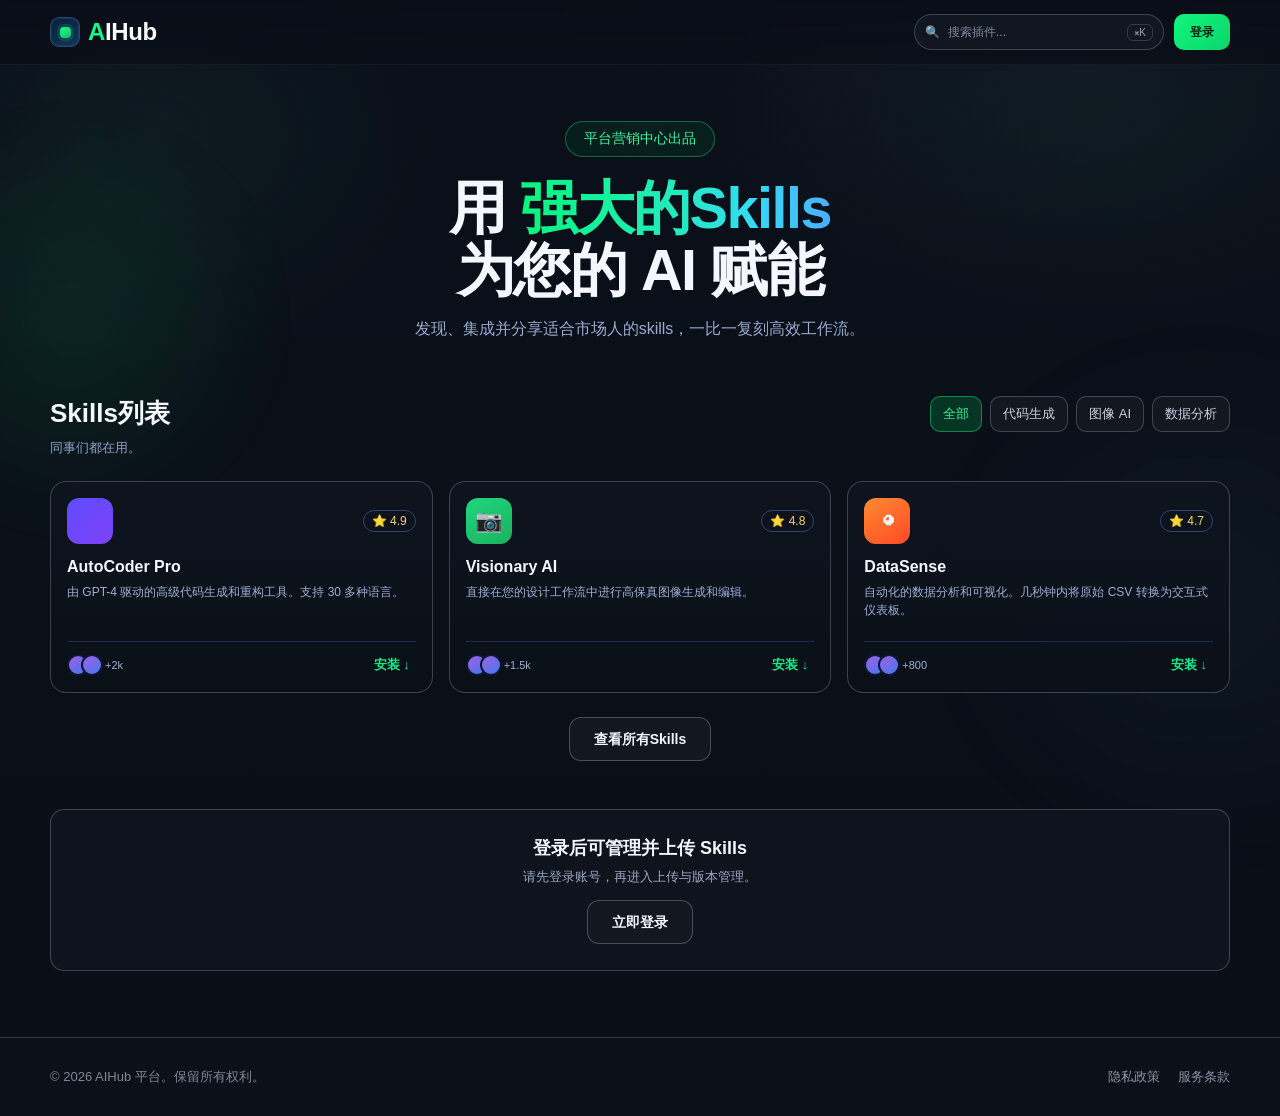
<file: aihub-skills-replica/index.html>
<!doctype html>
<html lang="zh-CN">
<head>
  <meta charset="UTF-8">
  <meta name="viewport" content="width=device-width, initial-scale=1.0">
  <title>AIHub Skills 页面复刻</title>
  <link rel="stylesheet" href="./styles.css">
</head>
<body>
  <div class="page">
    <header class="site-header">
      <div class="container nav-wrap">
        <div class="brand">
          <span class="brand-icon">
            <span class="cube"></span>
          </span>
          <span class="brand-text">AIHub</span>
        </div>
        <div class="nav-right">
          <div class="search">
            <span class="search-icon">&#128269;</span>
            <input id="skills-search" class="search-input" type="text" placeholder="搜索插件..." aria-label="搜索插件">
            <span class="search-shortcut">⌘K</span>
          </div>
          <button class="upload-btn" id="auth-btn">登录</button>
        </div>
      </div>
    </header>

    <main>
      <section class="hero container">
        <div class="hero-tag">平台营销中心出品</div>
        <h1>
          用 <span class="accent-title">强大的Skills</span><br>
          为您的 AI 赋能
        </h1>
        <p>发现、集成并分享适合市场人的skills，一比一复刻高效工作流。</p>
      </section>

      <section class="skills container">
        <div class="skills-top">
          <div>
            <h2>Skills列表</h2>
            <p>同事们都在用。</p>
          </div>
          <div class="tabs" id="skills-tabs">
            <button class="tab active" data-filter="all">全部</button>
            <button class="tab" data-filter="代码生成">代码生成</button>
            <button class="tab" data-filter="图像 AI">图像 AI</button>
            <button class="tab" data-filter="数据分析">数据分析</button>
          </div>
        </div>

        <div class="cards" id="skills-cards"></div>

        <div class="more-wrap">
          <button class="more-btn" id="skills-more-btn">查看所有Skills</button>
        </div>
      </section>

      <section class="dashboard container">
        <div class="auth-gate" id="auth-gate">
          <h3>登录后可管理并上传 Skills</h3>
          <p>请先登录账号，再进入上传与版本管理。</p>
          <button class="more-btn" id="auth-gate-btn">立即登录</button>
        </div>
        <div class="dash-shell is-hidden" id="dashboard-content">
          <aside class="dash-sidebar">
            <div class="profile">
              <div class="profile-avatar"></div>
              <div>
                <strong id="profile-name">user</strong>
                <span id="profile-subtitle">专业创作者</span>
              </div>
            </div>
            <nav class="dash-menu">
              <a class="menu-item active" href="javascript:void(0)">我的插件</a>
              <a class="menu-item" href="javascript:void(0)">数据分析</a>
              <a class="menu-item" href="javascript:void(0)">设置</a>
            </nav>
          </aside>

          <div class="dash-main">
            <div class="dash-head">
              <div>
                <h2>管理Skills</h2>
                <p>上传 Skills 或更新您现有的 Skills。</p>
              </div>
              <button class="upload-btn big">+ 上传新插件</button>
            </div>

            <div class="drop-zone" id="drop-zone">
              <div class="drop-icon">&#8682;</div>
              <h4 id="drop-title">拖放您的技能包</h4>
              <p>支持 .zip, .tar.gz (最大 50MB)</p>
              <a href="javascript:void(0)" id="browse-file">或点击浏览文件</a>
              <input id="file-input" type="file" accept=".zip,.tar.gz,.tar,.gz" hidden>
              <div class="drop-progress" id="drop-progress" aria-hidden="true">
                <span class="drop-progress-bar" id="drop-progress-bar"></span>
              </div>
            </div>

            <div class="upload-list">
              <h3>您的上传</h3>
              <div id="upload-list"></div>
            </div>
          </div>
        </div>
      </section>
    </main>

    <footer class="site-footer">
      <div class="container foot-inner">
        <span>&copy; 2026 AIHub 平台。保留所有权利。</span>
        <div class="foot-links">
          <a href="javascript:void(0)">隐私政策</a>
          <a href="javascript:void(0)">服务条款</a>
        </div>
      </div>
    </footer>
  </div>
  <div class="auth-modal is-hidden" id="auth-modal" role="dialog" aria-modal="true" aria-labelledby="auth-modal-title">
    <div class="auth-modal-card">
      <h3 id="auth-modal-title">登录 AIHub</h3>
      <p id="auth-mode-hint">使用邮箱和密码登录后即可管理上传内容。</p>
      <form id="auth-form">
        <input id="auth-email" type="email" placeholder="邮箱地址" required>
        <input id="auth-password" type="password" placeholder="密码（至少6位）" required minlength="6">
        <button type="submit" class="upload-btn auth-submit-btn" id="auth-submit-btn">登录</button>
      </form>
      <button class="auth-switch" id="auth-switch-btn">没有账号？去注册</button>
      <button class="auth-close" id="auth-close-btn">取消</button>
    </div>
  </div>
  <script src="./script.js"></script>
</body>
</html>
</file>
<file: aihub-skills-replica/styles.css>
:root {
  --bg-primary: #0a0f19;
  --bg-secondary: #0d121a;
  --panel: #0a142f;
  --panel-border: #1a294b;
  --text-main: #f5f7ff;
  --text-muted: #8fa1c7;
  --green: #10f282;
  --cyan: #40cfff;
}

* {
  box-sizing: border-box;
}

.is-hidden {
  display: none !important;
}

html,
body {
  margin: 0;
  min-height: 100%;
  font-family: -apple-system, BlinkMacSystemFont, "PingFang SC", "Microsoft YaHei", sans-serif;
  color: var(--text-main);
  background:
    radial-gradient(460px 360px at 12% 12%, rgba(30, 78, 66, 0.2), transparent 66%),
    radial-gradient(520px 320px at 86% 10%, rgba(56, 118, 96, 0.1), transparent 72%),
    radial-gradient(600px 450px at 74% -4%, rgba(36, 46, 68, 0.16), transparent 70%),
    linear-gradient(180deg, #0a0f19 0%, #0a1018 45%, #090f17 100%);
}

.page {
  min-height: 100vh;
  position: relative;
  isolation: isolate;
}

.page::before,
.page::after {
  content: "";
  position: fixed;
  pointer-events: none;
  z-index: -1;
}

.page::before {
  top: 110px;
  left: -140px;
  width: 420px;
  height: 420px;
  background: radial-gradient(circle, rgba(19, 218, 127, 0.1) 0%, rgba(19, 218, 127, 0) 70%);
  filter: blur(24px);
}

.page::after {
  top: 340px;
  right: -180px;
  width: 520px;
  height: 520px;
  background: radial-gradient(circle, rgba(66, 102, 155, 0.08) 0%, rgba(66, 102, 155, 0) 72%);
  filter: blur(30px);
}

.container {
  width: min(1180px, calc(100% - 96px));
  margin: 0 auto;
}

.site-header {
  border-bottom: 1px solid rgba(137, 165, 217, 0.08);
  background: linear-gradient(180deg, rgba(10, 14, 24, 0.96), rgba(10, 14, 23, 0.82));
  position: sticky;
  top: 0;
  z-index: 10;
  backdrop-filter: blur(4px);
}

.nav-wrap {
  height: 64px;
  display: flex;
  align-items: center;
  justify-content: space-between;
}

.brand {
  display: flex;
  align-items: center;
  gap: 8px;
  font-weight: 700;
  font-size: 18px;
}

.brand-icon {
  width: 30px;
  height: 30px;
  border-radius: 9px;
  display: grid;
  place-items: center;
  background: linear-gradient(145deg, #042238, #14345a);
  border: 1px solid #2b4767;
  box-shadow: inset 0 0 0 1px rgba(90, 131, 179, 0.15);
}

.cube {
  width: 11px;
  height: 11px;
  border-radius: 4px;
  background: linear-gradient(145deg, #1efc91, #16bc67);
  box-shadow: 0 0 0 3px rgba(22, 210, 113, 0.18);
}

.brand-text {
  color: #f7fafc;
  letter-spacing: -0.4px;
  font-size: 24px;
}

.brand-text::first-letter {
  color: #1af68b;
}

.nav-right {
  display: flex;
  align-items: center;
  gap: 10px;
}

.search {
  width: 250px;
  height: 36px;
  border-radius: 18px;
  border: 1px solid rgba(196, 206, 224, 0.24);
  background: rgba(19, 24, 34, 0.92);
  display: flex;
  align-items: center;
  gap: 6px;
  padding: 0 10px;
  color: #7f899b;
  font-size: 12px;
}

.search-input {
  flex: 1;
  min-width: 0;
  border: 0;
  outline: 0;
  background: transparent;
  color: #c5cfde;
  font-size: 12px;
}

.search-input::placeholder {
  color: #7f899b;
}

.search-shortcut {
  font-size: 10px;
  color: #97a1b3;
  border: 1px solid rgba(196, 206, 224, 0.2);
  border-radius: 6px;
  padding: 2px 6px;
}

.upload-btn {
  height: 36px;
  border: 0;
  border-radius: 10px;
  background: linear-gradient(135deg, #10f67e, #0cd56c);
  color: #032211;
  padding: 0 16px;
  font-size: 12px;
  font-weight: 700;
  cursor: pointer;
}

.avatar {
  width: 34px;
  height: 34px;
  border-radius: 50%;
  border: 2px solid #3f5d8f;
  background:
    radial-gradient(circle at 40% 35%, #ffd6bc 0 26%, transparent 28%),
    radial-gradient(circle at 48% 67%, #6c3d7f 0 36%, #2f204e 60%, #1a1435 100%);
}

.hero {
  text-align: center;
  padding: 56px 0 14px;
}

.hero-tag {
  display: inline-block;
  border: 1px solid rgba(49, 232, 151, 0.35);
  background: rgba(7, 41, 31, 0.65);
  color: #41f5a2;
  font-size: 14px;
  padding: 8px 18px;
  border-radius: 999px;
  margin-bottom: 20px;
}

.hero h1 {
  font-size: clamp(46px, 4.5vw, 66px);
  line-height: 1.08;
  margin: 0;
  letter-spacing: -1.5px;
}

.accent-green {
  background: linear-gradient(90deg, #07f67f 0%, #1ef6b4 55%, #34eed2 100%);
  -webkit-background-clip: text;
  background-clip: text;
  color: transparent;
  -webkit-text-fill-color: transparent;
}

.accent-cyan {
  background: linear-gradient(90deg, #35ebff 0%, #45c7ff 55%, #5aa5ff 100%);
  -webkit-background-clip: text;
  background-clip: text;
  color: transparent;
  -webkit-text-fill-color: transparent;
}

.accent-title {
  background: linear-gradient(90deg, #08f57f 0%, #17f1a1 30%, #24e9c3 52%, #34dcf2 74%, #4baeff 100%);
  -webkit-background-clip: text;
  background-clip: text;
  color: transparent;
  -webkit-text-fill-color: transparent;
}

.hero p {
  margin-top: 18px;
  font-size: 16px;
  color: #9aaad0;
}

.skills {
  padding: 26px 0 48px;
}

.skills-top {
  display: flex;
  justify-content: space-between;
  align-items: flex-start;
  margin-bottom: 24px;
}

.skills h2 {
  margin: 0 0 8px;
  font-size: 26px;
}

.skills p {
  margin: 0;
  color: var(--text-muted);
  font-size: 13px;
}

.tabs {
  display: flex;
  gap: 8px;
}

.tab {
  height: 36px;
  border-radius: 10px;
  border: 1px solid rgba(196, 206, 224, 0.26);
  color: #c9d1df;
  background: rgba(20, 25, 34, 0.9);
  padding: 0 12px;
  font-size: 13px;
  cursor: pointer;
  transition: all 0.2s ease;
}

.tab:hover {
  border-color: rgba(196, 206, 224, 0.42);
  transform: translateY(-1px);
}

.tab:active {
  transform: translateY(0);
}

.tab.active {
  border-color: rgba(15, 237, 126, 0.45);
  background: rgba(6, 85, 50, 0.55);
  color: #36ef98;
}

.cards {
  display: grid;
  grid-template-columns: repeat(3, minmax(0, 1fr));
  gap: 16px;
}

.cards.cards-enter .card {
  animation: cardFadeIn 0.28s ease;
}

.cards.cards-expand .card {
  animation: cardExpandIn 0.35s ease;
}

@keyframes cardFadeIn {
  from {
    opacity: 0;
    transform: translateY(8px);
  }
  to {
    opacity: 1;
    transform: translateY(0);
  }
}

@keyframes cardExpandIn {
  from {
    opacity: 0;
    transform: translateY(10px) scale(0.985);
  }
  to {
    opacity: 1;
    transform: translateY(0) scale(1);
  }
}

.card {
  border: 1px solid rgba(196, 206, 224, 0.26);
  border-radius: 16px;
  background: linear-gradient(180deg, rgba(15, 20, 30, 0.95), rgba(11, 16, 24, 0.92));
  padding: 16px;
  min-height: 212px;
  display: flex;
  flex-direction: column;
  transition: transform 0.2s ease, border-color 0.2s ease, box-shadow 0.2s ease;
}

.card:hover {
  transform: translateY(-3px);
  border-color: #14f58a;
  box-shadow:
    0 0 0 1px rgba(20, 245, 138, 0.2),
    0 0 18px rgba(20, 245, 138, 0.24),
    0 10px 24px rgba(0, 0, 0, 0.28);
}

.card-head {
  display: flex;
  justify-content: space-between;
  align-items: center;
}

.skill-icon {
  width: 46px;
  height: 46px;
  border-radius: 12px;
  display: grid;
  place-items: center;
  font-size: 22px;
  font-weight: 700;
}

.skill-icon.purple {
  background: linear-gradient(145deg, #5f4cff, #7f42f6);
}

.skill-icon.green {
  background: linear-gradient(145deg, #20d77d, #19b15f);
}

.skill-icon.orange {
  background: linear-gradient(145deg, #ff8a31, #ff4a26);
}

.rating {
  border: 1px solid #2f456e;
  color: #f4d767;
  border-radius: 999px;
  padding: 3px 8px;
  font-size: 12px;
}

.card h3 {
  margin: 14px 0 8px;
  font-size: 16px;
}

.card p {
  color: #9cafd5;
  line-height: 1.45;
  font-size: 12px;
  margin: 0;
  display: -webkit-box;
  -webkit-box-orient: vertical;
  -webkit-line-clamp: 2;
  line-clamp: 2;
  overflow: hidden;
  text-overflow: ellipsis;
}

.card-footer {
  margin-top: auto;
  display: flex;
  align-items: center;
  justify-content: space-between;
  border-top: 1px solid #1d2d4f;
  padding-top: 12px;
}

.avatars {
  display: flex;
  align-items: center;
}

.mini-avatar {
  width: 22px;
  height: 22px;
  border-radius: 50%;
  border: 2px solid #0b1630;
  background: linear-gradient(145deg, #9f62e3, #4476f0);
  margin-right: -8px;
}

.mini-count {
  margin-left: 10px;
  color: #9db0d6;
  font-size: 11px;
}

.install {
  border: 0;
  background: transparent;
  color: #14ea86;
  font-size: 13px;
  font-weight: 700;
  cursor: pointer;
  transition: color 0.2s ease;
}

.install:hover {
  color: #49ffac;
}

.install:active {
  transform: translateY(1px);
}

.install.is-loading {
  color: #9fb0ca;
  pointer-events: none;
}

.install.is-installed:hover {
  color: #d1d8e5;
}

.more-wrap {
  display: flex;
  justify-content: center;
  align-items: center;
  margin-top: 24px;
}

.more-btn {
  border: 1px solid rgba(196, 206, 224, 0.3);
  background: rgba(20, 25, 34, 0.9);
  color: #f3f6ff;
  border-radius: 12px;
  height: 44px;
  min-width: 0;
  padding: 0 24px;
  display: inline-flex;
  align-items: center;
  justify-content: center;
  white-space: nowrap;
  line-height: 1;
  font-size: 14px;
  font-weight: 700;
  cursor: pointer;
}

.more-btn:hover {
  border-color: rgba(196, 206, 224, 0.46);
  background: rgba(26, 32, 43, 0.95);
}

.more-btn.is-hidden {
  display: none;
}

.dashboard {
  padding-bottom: 52px;
}

.auth-gate {
  border: 1px solid rgba(196, 206, 224, 0.26);
  background: rgba(16, 21, 30, 0.9);
  border-radius: 14px;
  text-align: center;
  padding: 26px 18px;
  margin-bottom: 14px;
}

.auth-gate h3 {
  margin: 0 0 8px;
  font-size: 18px;
}

.auth-gate p {
  margin: 0 0 14px;
  color: #9ba7bf;
  font-size: 13px;
}

.dash-shell {
  border: 1px solid rgba(196, 206, 224, 0.26);
  border-radius: 16px;
  overflow: hidden;
  display: grid;
  grid-template-columns: 280px 1fr;
  background: linear-gradient(180deg, rgba(13, 18, 28, 0.95), rgba(10, 14, 22, 0.96));
}

.dash-sidebar {
  border-right: 1px solid rgba(196, 206, 224, 0.2);
  padding: 14px 14px;
}

.profile {
  display: flex;
  align-items: center;
  gap: 8px;
  margin-bottom: 16px;
}

.profile-avatar {
  width: 38px;
  height: 38px;
  border-radius: 50%;
  background: linear-gradient(145deg, #11d271, #3796ff);
}

.profile strong {
  font-size: 12px;
  display: block;
}

.profile span {
  color: #25d685;
  font-size: 11px;
}

.dash-menu {
  display: grid;
  gap: 8px;
}

.menu-item {
  color: #c4d2ef;
  text-decoration: none;
  border-radius: 10px;
  border: 1px solid transparent;
  padding: 9px 10px;
  background: rgba(18, 23, 33, 0.8);
  font-size: 13px;
}

.menu-item.active {
  border-color: rgba(74, 238, 144, 0.28);
  background: rgba(12, 79, 48, 0.45);
  color: #2af08f;
}

.dash-main {
  padding: 16px 18px 20px;
}

.dash-head {
  display: flex;
  justify-content: space-between;
  align-items: flex-start;
}

.dash-head h2 {
  margin: 0 0 6px;
  font-size: 18px;
}

.dash-head p {
  margin: 0;
  color: #93a7cf;
  font-size: 12px;
}

.upload-btn.big {
  height: 36px;
  border-radius: 10px;
  padding: 0 14px;
  font-size: 13px;
}

.drop-zone {
  margin-top: 14px;
  border: 1px dashed rgba(196, 206, 224, 0.34);
  border-radius: 14px;
  min-height: 200px;
  padding: 20px 16px;
  display: grid;
  place-content: center;
  text-align: center;
  background: radial-gradient(400px 200px at 75% 15%, rgba(31, 83, 72, 0.2), transparent 70%);
  transition: border-color 0.2s ease, box-shadow 0.2s ease, background-color 0.2s ease;
}

.drop-zone.is-dragging {
  border-color: rgba(32, 237, 137, 0.92);
  box-shadow: 0 0 0 4px rgba(13, 206, 111, 0.16);
  background-color: rgba(9, 51, 36, 0.3);
}

.drop-icon {
  width: 36px;
  height: 36px;
  margin: 0 auto 10px;
  border-radius: 50%;
  background: #0eda78;
  color: #073119;
  display: grid;
  place-items: center;
  font-size: 16px;
  font-weight: 800;
}

.drop-zone h4 {
  margin: 0;
  font-size: 16px;
}

.drop-zone p {
  margin: 8px 0;
  font-size: 12px;
  color: #a2b4d9;
}

.drop-zone a {
  color: #1ce08a;
  text-decoration: none;
  font-weight: 700;
  font-size: 12px;
}

.drop-progress {
  width: min(280px, 72%);
  height: 4px;
  margin: 12px auto 0;
  border-radius: 999px;
  background: rgba(196, 206, 224, 0.16);
  overflow: hidden;
  opacity: 0;
  transform: translateY(4px);
  transition: opacity 0.2s ease, transform 0.2s ease;
}

.drop-progress.show {
  opacity: 1;
  transform: translateY(0);
}

.drop-progress-bar {
  display: block;
  height: 100%;
  width: 0%;
  border-radius: inherit;
  background: linear-gradient(90deg, #13e67f, #3beeb0);
  transition: width 0.18s linear;
}

.upload-list h3 {
  margin: 18px 0 10px;
  font-size: 14px;
}

.upload-item {
  border: 1px solid rgba(196, 206, 224, 0.24);
  border-radius: 10px;
  background: rgba(17, 22, 32, 0.9);
  display: flex;
  justify-content: space-between;
  align-items: center;
  padding: 10px 12px;
}

.upload-left {
  display: flex;
  align-items: center;
  gap: 10px;
}

.pkg-icon {
  width: 32px;
  height: 32px;
  border-radius: 8px;
  display: grid;
  place-items: center;
  background: linear-gradient(145deg, #192f58, #17305f);
}

.upload-left strong {
  display: block;
  font-size: 13px;
}

.upload-left p {
  margin: 3px 0 0;
  color: #8ea0c7;
  font-size: 11px;
}

.state {
  color: #23dd83;
}

.upload-right {
  display: flex;
  align-items: center;
  gap: 8px;
}

.downloads {
  text-align: right;
  margin-right: 6px;
}

.downloads strong {
  display: block;
  font-size: 12px;
}

.downloads span {
  color: #95a9d0;
  font-size: 10px;
}

.pill {
  border: 1px solid #2b3f66;
  background: #1a202d;
  color: #dce7fb;
  border-radius: 8px;
  height: 28px;
  padding: 0 10px;
  font-size: 11px;
  cursor: pointer;
}

.pill:hover {
  border-color: rgba(196, 206, 224, 0.4);
}

.trash {
  border: 0;
  background: transparent;
  color: #9cafd1;
  font-size: 13px;
  cursor: pointer;
}

.toast {
  position: fixed;
  right: 28px;
  bottom: 28px;
  border: 1px solid rgba(196, 206, 224, 0.3);
  background: rgba(18, 23, 33, 0.95);
  color: #d7dfec;
  border-radius: 10px;
  padding: 10px 14px;
  font-size: 12px;
  opacity: 0;
  transform: translateY(10px);
  pointer-events: none;
  transition: opacity 0.25s ease, transform 0.25s ease;
}

.toast.show {
  opacity: 1;
  transform: translateY(0);
}

.empty-state {
  grid-column: 1 / -1;
  border: 1px dashed #2d426d;
  border-radius: 16px;
  color: #90a4cc;
  text-align: center;
  padding: 30px 14px;
  font-size: 20px;
}

.site-footer {
  border-top: 1px solid rgba(196, 206, 224, 0.2);
  background: rgba(14, 18, 26, 0.9);
  padding: 30px 0;
}

.foot-inner {
  display: flex;
  align-items: center;
  justify-content: space-between;
  color: #7f8898;
  font-size: 13px;
}

.foot-links {
  display: flex;
  gap: 18px;
}

.foot-links a {
  color: #8a93a3;
  text-decoration: none;
}

.auth-modal {
  position: fixed;
  inset: 0;
  z-index: 30;
  background:
    radial-gradient(520px 280px at 50% 35%, rgba(16, 22, 34, 0.42), rgba(10, 14, 22, 0.82) 70%),
    rgba(8, 12, 18, 0.72);
  backdrop-filter: blur(10px) saturate(0.9);
  -webkit-backdrop-filter: blur(10px) saturate(0.9);
  display: grid;
  place-items: center;
}

.auth-modal-card {
  width: min(420px, calc(100% - 28px));
  border: 1px solid rgba(196, 206, 224, 0.28);
  background: rgba(17, 23, 34, 0.97);
  border-radius: 14px;
  padding: 18px;
  box-shadow:
    0 20px 50px rgba(0, 0, 0, 0.45),
    0 0 0 1px rgba(196, 206, 224, 0.06) inset;
}

.auth-modal-card h3 {
  margin: 0 0 6px;
  font-size: 18px;
}

.auth-modal-card p {
  margin: 0 0 14px;
  color: #9ba7bf;
  font-size: 12px;
}

#auth-form {
  display: grid;
  gap: 10px;
}

#auth-form input {
  height: 38px;
  border-radius: 10px;
  border: 1px solid rgba(196, 206, 224, 0.26);
  background: rgba(14, 18, 26, 0.95);
  color: #d9e1ef;
  padding: 0 12px;
  font-size: 13px;
}

.auth-submit-btn {
  width: 100%;
}

.auth-switch,
.auth-close {
  margin-top: 10px;
  border: 0;
  background: transparent;
  color: #a4b0c7;
  font-size: 12px;
  cursor: pointer;
}

.auth-switch:hover,
.auth-close:hover {
  color: #d8e0ee;
}

@media (max-width: 1200px) {
  .container {
    width: min(1180px, calc(100% - 40px));
  }

  .hero h1 {
    font-size: 54px;
  }

  .hero p {
    font-size: 15px;
  }

  .skills h2 {
    font-size: 24px;
  }

  .skills p,
  .card p,
  .drop-zone p {
    font-size: 12px;
  }

  .card h3 {
    font-size: 15px;
  }

  .tab,
  .install,
  .drop-zone a,
  .upload-btn.big {
    font-size: 12px;
  }

  .more-btn {
    font-size: 13px;
  }

  .drop-zone h4,
  .upload-list h3,
  .dash-head h2 {
    font-size: 16px;
  }

  .upload-left strong,
  .downloads strong {
    font-size: 12px;
  }
}

@media (max-width: 980px) {
  .nav-wrap {
    display: flex;
    height: auto;
    gap: 10px;
    flex-direction: column;
    padding: 12px 0;
  }

  .search {
    width: 220px;
  }

  .cards {
    grid-template-columns: 1fr;
  }

  .dash-shell {
    grid-template-columns: 1fr;
  }

  .dash-sidebar {
    border-right: 0;
    border-bottom: 1px solid #263d62;
  }

  .skills-top {
    flex-direction: column;
    gap: 16px;
  }
}
</file>
